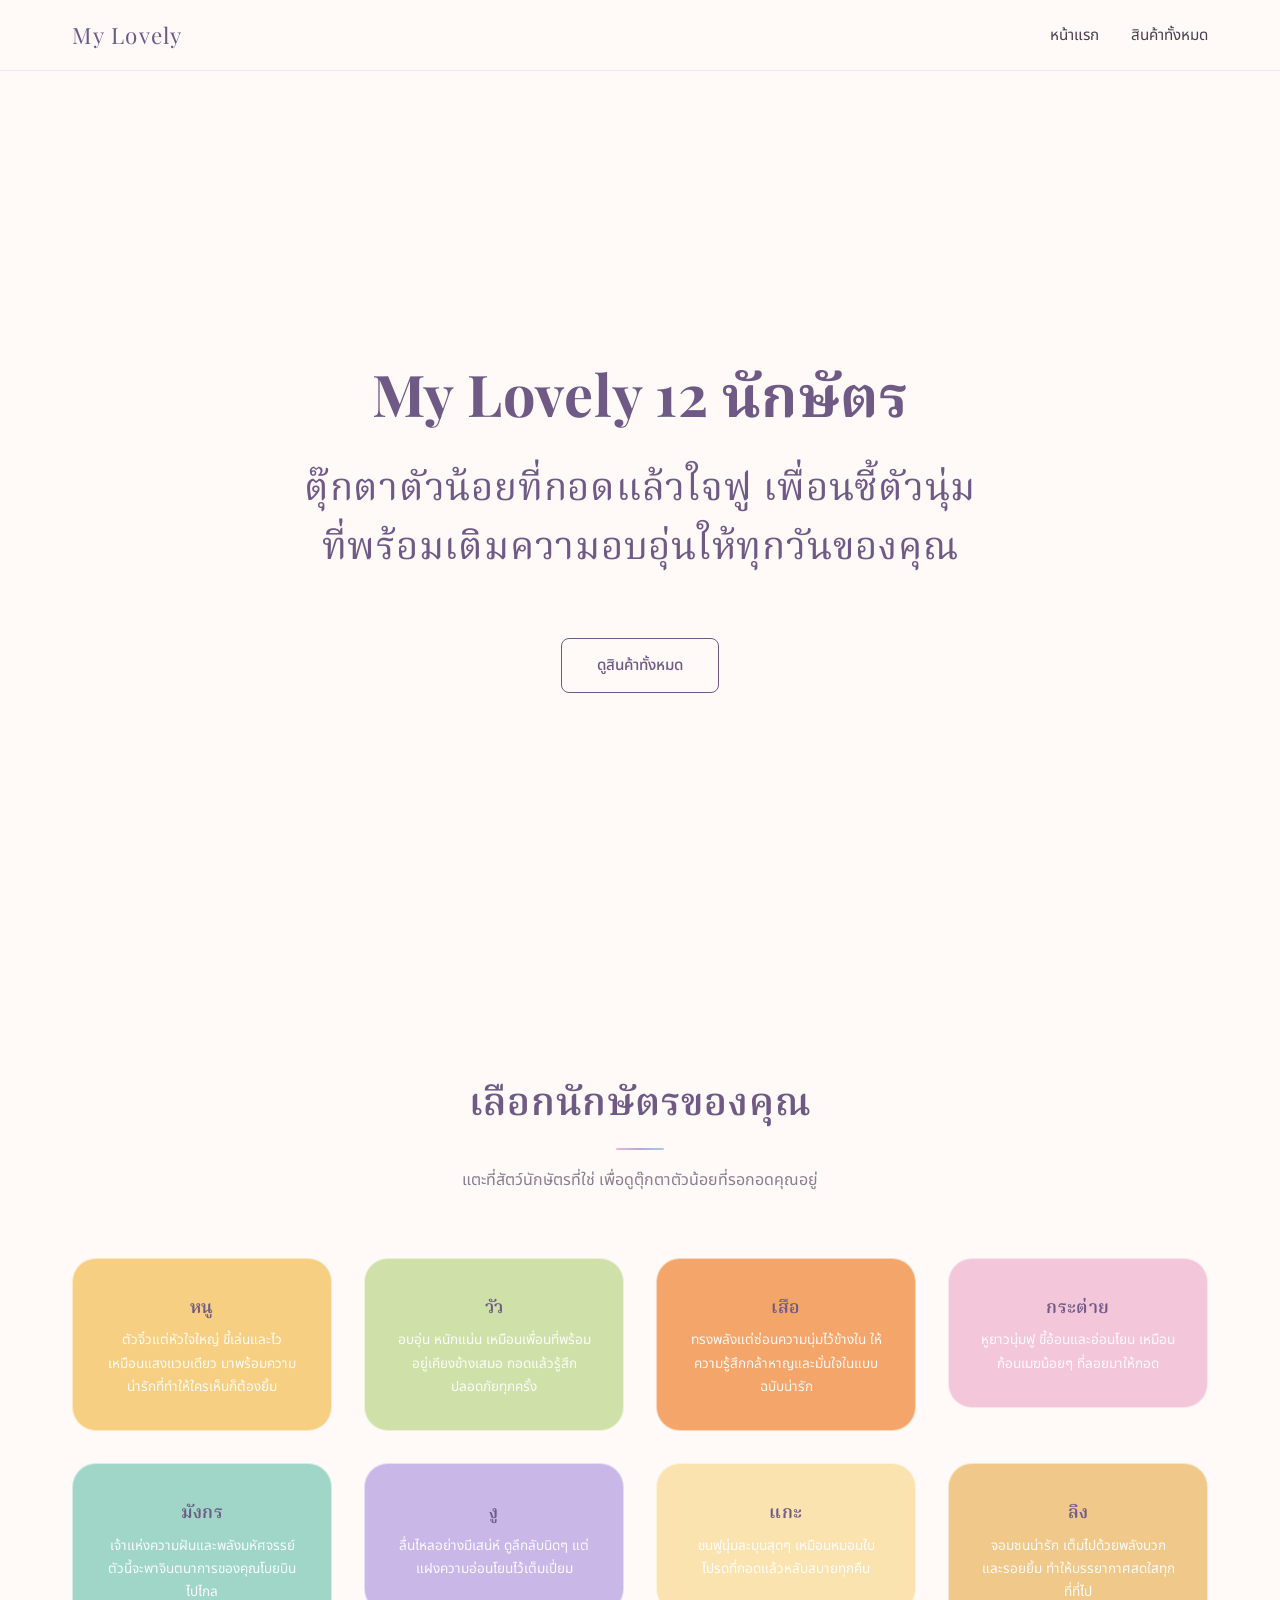
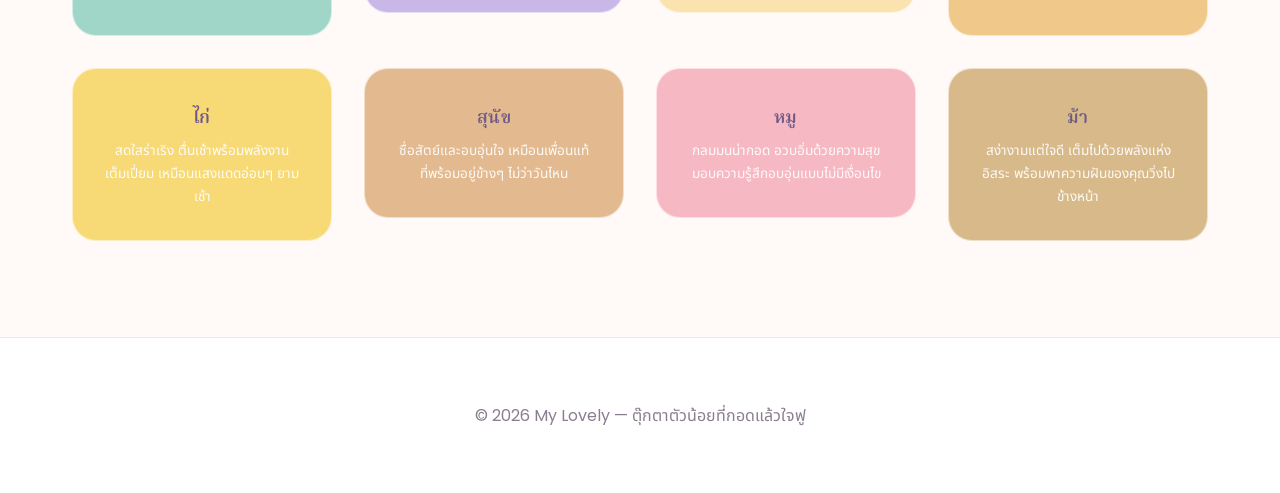
<file: index.html>
<!DOCTYPE html>
<html lang="th">
<head>
  <meta charset="UTF-8">
  <meta name="viewport" content="width=device-width, initial-scale=1.0">
  <title>My Lovely | ตุ๊กตา 12 นักษัตร</title>
  <meta name="description" content="My Lovely 12 นักษัตร ตุ๊กตาตัวน้อยที่กอดแล้วใจฟู เพื่อนซี้ตัวนุ่มที่พร้อมเติมความอบอุ่นให้ทุกวันของคุณ">
  <link rel="preconnect" href="https://fonts.googleapis.com">
  <link rel="preconnect" href="https://fonts.gstatic.com" crossorigin>
  <link href="https://fonts.googleapis.com/css2?family=Playfair+Display:wght@400;500;600;700&family=Noto+Serif+Thai:wght@400;500;600;700&family=Poppins:wght@300;400;500;600&family=Noto+Sans+Thai:wght@300;400;500;600&display=swap" rel="stylesheet">
  <link rel="stylesheet" href="style.css">
</head>
<body>

  <header class="site-header">
    <div class="container">
      <a href="index.html" class="logo">My Lovely</a>
      <nav class="nav-links">
        <a href="index.html">หน้าแรก</a>
        <a href="product.html">สินค้าทั้งหมด</a>
      </nav>
    </div>
  </header>

  <section class="hero">
    <div class="container">
      <div class="hero__content">
        <h1 class="hero__title">
          <strong>My Lovely 12 นักษัตร</strong>
          ตุ๊กตาตัวน้อยที่กอดแล้วใจฟู เพื่อนซี้ตัวนุ่มที่พร้อมเติมความอบอุ่นให้ทุกวันของคุณ
        </h1>
        <div class="hero__actions">
          <a href="product.html" class="btn">ดูสินค้าทั้งหมด</a>
        </div>
      </div>
    </div>
  </section>

  <section id="zodiac">
    <div class="container">
      <h2>เลือกนักษัตรของคุณ</h2>
      <p class="section-subtitle">แตะที่สัตว์นักษัตรที่ใช่ เพื่อดูตุ๊กตาตัวน้อยที่รอกอดคุณอยู่</p>

      <div class="grid grid-4 animal-grid">

        <a href="product.html?Type=Mouse">
          <div class="mood-card mouse">
            <h3 class="mood-card__name">หนู</h3>
            <p>ตัวจิ๋วแต่หัวใจใหญ่ ขี้เล่นและไวเหมือนแสงแวบเดียว มาพร้อมความน่ารักที่ทำให้ใครเห็นก็ต้องยิ้ม</p>
          </div>
        </a>

        <a href="product.html?Type=Cow">
          <div class="mood-card cow">
            <h3 class="mood-card__name">วัว</h3>
            <p>อบอุ่น หนักแน่น เหมือนเพื่อนที่พร้อมอยู่เคียงข้างเสมอ กอดแล้วรู้สึกปลอดภัยทุกครั้ง</p>
          </div>
        </a>

        <a href="product.html?Type=Tiger">
          <div class="mood-card tiger">
            <h3 class="mood-card__name">เสือ</h3>
            <p>ทรงพลังแต่ซ่อนความนุ่มไว้ข้างใน ให้ความรู้สึกกล้าหาญและมั่นใจในแบบฉบับน่ารัก</p>
          </div>
        </a>

        <a href="product.html?Type=Rabbit">
          <div class="mood-card rabbit">
            <h3 class="mood-card__name">กระต่าย</h3>
            <p>หูยาวนุ่มฟู ขี้อ้อนและอ่อนโยน เหมือนก้อนเมฆน้อยๆ ที่ลอยมาให้กอด</p>
          </div>
        </a>

        <a href="product.html?Type=Dragon">
          <div class="mood-card dragon">
            <h3 class="mood-card__name">มังกร</h3>
            <p>เจ้าแห่งความฝันและพลังมหัศจรรย์ ตัวนี้จะพาจินตนาการของคุณโบยบินไปไกล</p>
          </div>
        </a>

        <a href="product.html?Type=Snake">
          <div class="mood-card snake">
            <h3 class="mood-card__name">งู</h3>
            <p>ลื่นไหลอย่างมีเสน่ห์ ดูลึกลับนิดๆ แต่แฝงความอ่อนโยนไว้เต็มเปี่ยม</p>
          </div>
        </a>

        <a href="product.html?Type=Sheep">
          <div class="mood-card sheep">
            <h3 class="mood-card__name">แกะ</h3>
            <p>ขนฟูนุ่มละมุนสุดๆ เหมือนหมอนใบโปรดที่กอดแล้วหลับสบายทุกคืน</p>
          </div>
        </a>

        <a href="product.html?Type=Monkey">
          <div class="mood-card monkey">
            <h3 class="mood-card__name">ลิง</h3>
            <p>จอมซนน่ารัก เต็มไปด้วยพลังบวกและรอยยิ้ม ทำให้บรรยากาศสดใสทุกที่ที่ไป</p>
          </div>
        </a>

        <a href="product.html?Type=Chicken">
          <div class="mood-card chicken">
            <h3 class="mood-card__name">ไก่</h3>
            <p>สดใสร่าเริง ตื่นเช้าพร้อมพลังงานเต็มเปี่ยม เหมือนแสงแดดอ่อนๆ ยามเช้า</p>
          </div>
        </a>

        <a href="product.html?Type=Dog">
          <div class="mood-card dog">
            <h3 class="mood-card__name">สุนัข</h3>
            <p>ซื่อสัตย์และอบอุ่นใจ เหมือนเพื่อนแท้ที่พร้อมอยู่ข้างๆ ไม่ว่าวันไหน</p>
          </div>
        </a>

        <a href="product.html?Type=Pig">
          <div class="mood-card pig">
            <h3 class="mood-card__name">หมู</h3>
            <p>กลมมนน่ากอด อวบอิ่มด้วยความสุข มอบความรู้สึกอบอุ่นแบบไม่มีเงื่อนไข</p>
          </div>
        </a>

        <a href="product.html?Type=Hores">
          <div class="mood-card horse">
            <h3 class="mood-card__name">ม้า</h3>
            <p>สง่างามแต่ใจดี เต็มไปด้วยพลังแห่งอิสระ พร้อมพาความฝันของคุณวิ่งไปข้างหน้า</p>
          </div>
        </a>

      </div>
    </div>
  </section>

  <footer class="site-footer">
    <div class="container">
      <p>&copy; 2026 My Lovely — ตุ๊กตาตัวน้อยที่กอดแล้วใจฟู</p>
    </div>
  </footer>

  <script src="script.js"></script>
</body>
</html>
</file>
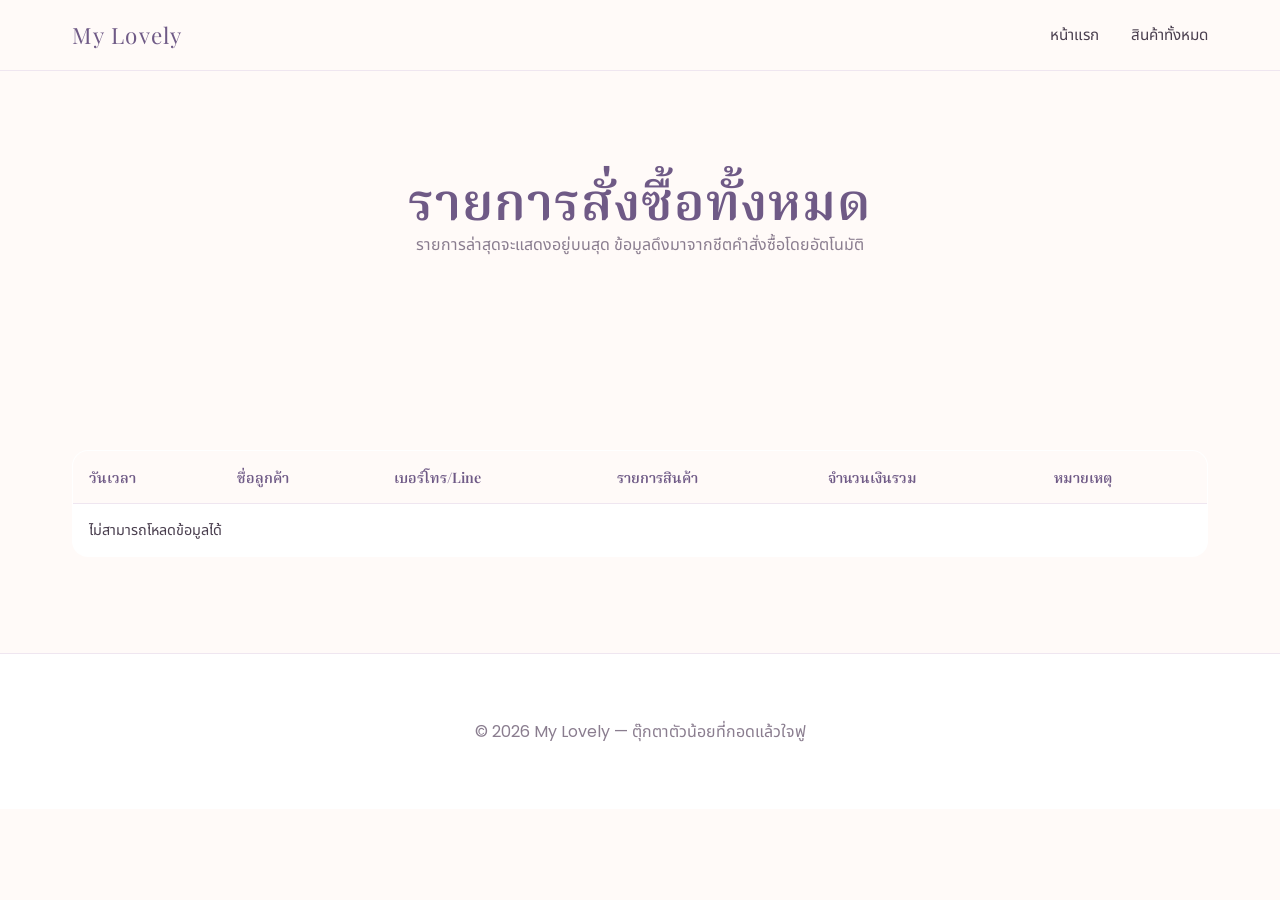
<file: admin.html>
<!DOCTYPE html>
<html lang="th">
<head>
  <meta charset="UTF-8">
  <meta name="viewport" content="width=device-width, initial-scale=1.0">
  <title>รายการสั่งซื้อ (แอดมิน) | My Lovely</title>
  <link rel="preconnect" href="https://fonts.googleapis.com">
  <link rel="preconnect" href="https://fonts.gstatic.com" crossorigin>
  <link href="https://fonts.googleapis.com/css2?family=Playfair+Display:wght@400;500;600;700&family=Noto+Serif+Thai:wght@400;500;600;700&family=Poppins:wght@300;400;500;600&family=Noto+Sans+Thai:wght@300;400;500;600&display=swap" rel="stylesheet">
  <link rel="stylesheet" href="style.css">
</head>
<body>

  <header class="site-header">
    <div class="container">
      <a href="index.html" class="logo">My Lovely</a>
      <nav class="nav-links">
        <a href="index.html">หน้าแรก</a>
        <a href="product.html">สินค้าทั้งหมด</a>
      </nav>
    </div>
  </header>

  <section class="page-heading">
    <div class="container">
      <h1>รายการสั่งซื้อทั้งหมด</h1>
      <p class="section-subtitle">รายการล่าสุดจะแสดงอยู่บนสุด ข้อมูลดึงมาจากชีตคำสั่งซื้อโดยอัตโนมัติ</p>
    </div>
  </section>

  <section>
    <div class="container">
      <div class="admin-table-wrap">
        <table id="ordersTable">
          <thead>
            <tr>
              <th>วันเวลา</th>
              <th>ชื่อลูกค้า</th>
              <th>เบอร์โทร/Line</th>
              <th>รายการสินค้า</th>
              <th>จำนวนเงินรวม</th>
              <th>หมายเหตุ</th>
            </tr>
          </thead>
          <tbody>
          </tbody>
        </table>
      </div>
    </div>
  </section>

  <footer class="site-footer">
    <div class="container">
      <p>&copy; 2026 My Lovely — ตุ๊กตาตัวน้อยที่กอดแล้วใจฟู</p>
    </div>
  </footer>

  <script src="script.js"></script>
</body>
</html>
</file>
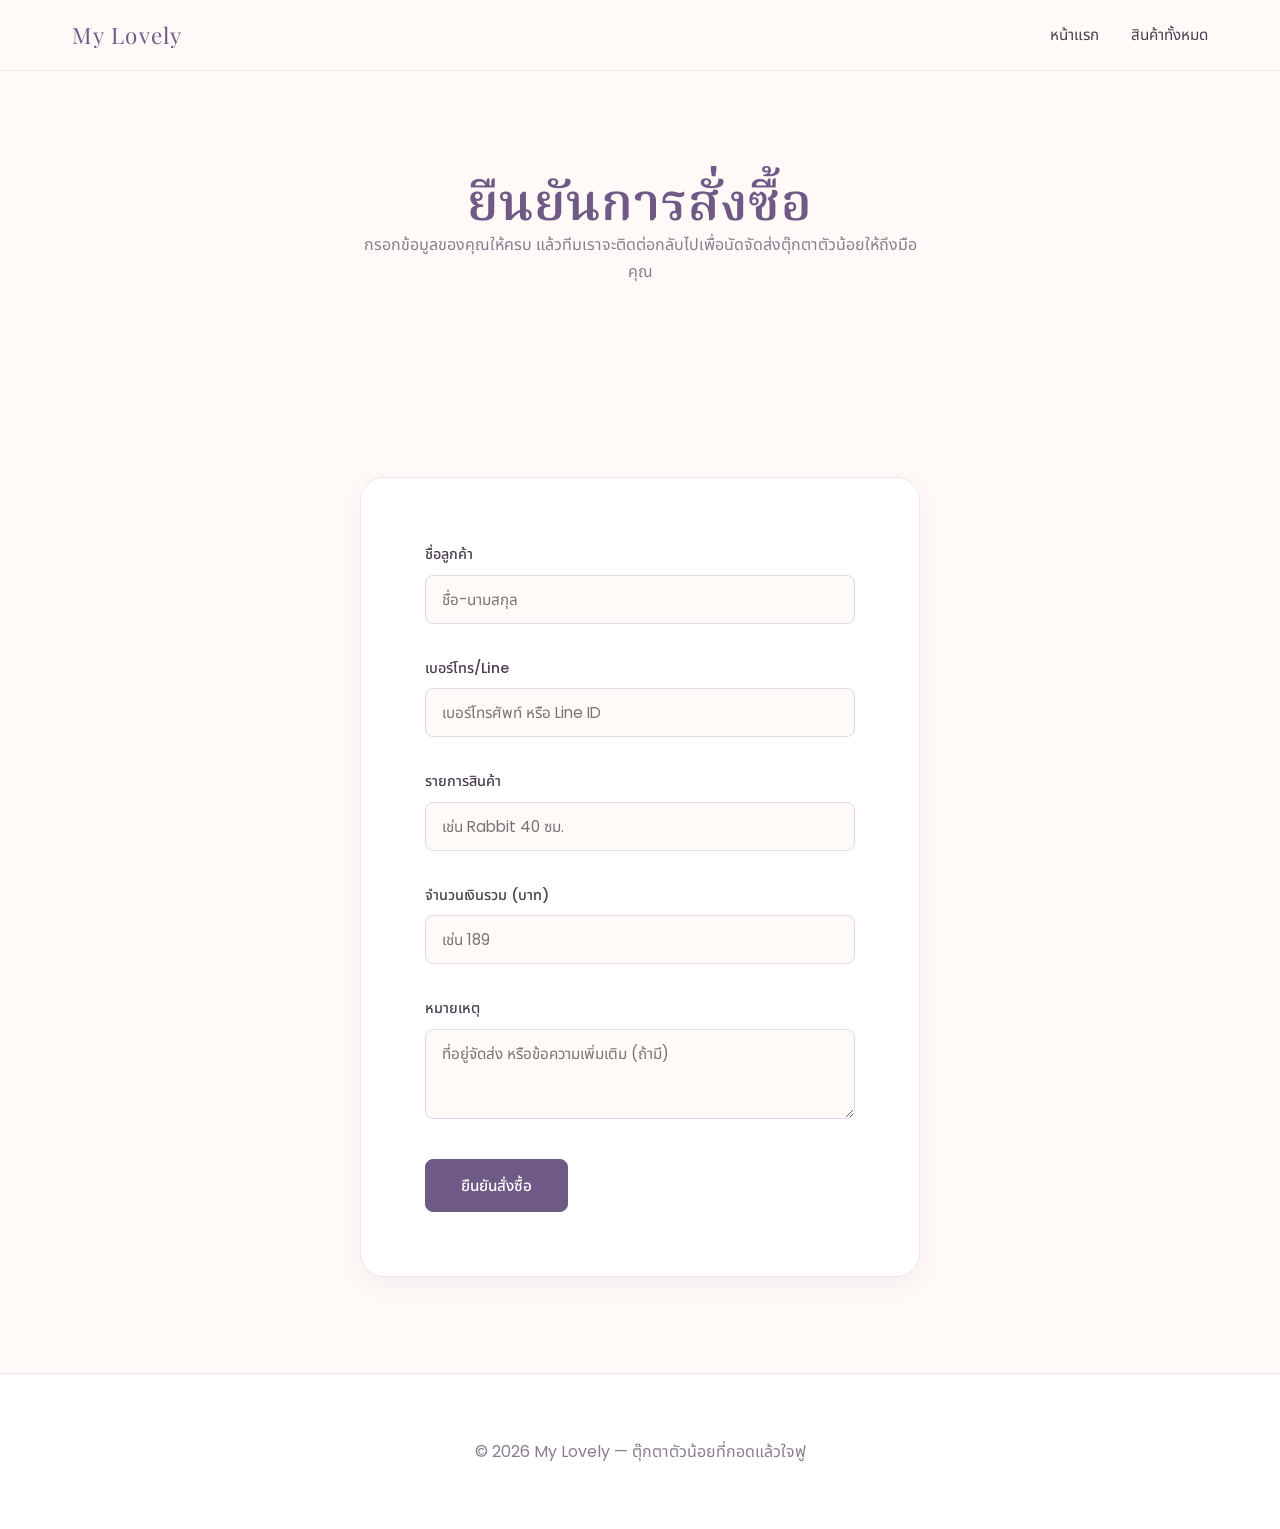
<file: order.html>
<!DOCTYPE html>
<html lang="th">
<head>
  <meta charset="UTF-8">
  <meta name="viewport" content="width=device-width, initial-scale=1.0">
  <title>ยืนยันการสั่งซื้อ | My Lovely</title>
  <link rel="preconnect" href="https://fonts.googleapis.com">
  <link rel="preconnect" href="https://fonts.gstatic.com" crossorigin>
  <link href="https://fonts.googleapis.com/css2?family=Playfair+Display:wght@400;500;600;700&family=Noto+Serif+Thai:wght@400;500;600;700&family=Poppins:wght@300;400;500;600&family=Noto+Sans+Thai:wght@300;400;500;600&display=swap" rel="stylesheet">
  <link rel="stylesheet" href="style.css">
</head>
<body>

  <header class="site-header">
    <div class="container">
      <a href="index.html" class="logo">My Lovely</a>
      <nav class="nav-links">
        <a href="index.html">หน้าแรก</a>
        <a href="product.html">สินค้าทั้งหมด</a>
      </nav>
    </div>
  </header>

  <section class="page-heading">
    <div class="container">
      <h1>ยืนยันการสั่งซื้อ</h1>
      <p class="section-subtitle">กรอกข้อมูลของคุณให้ครบ แล้วทีมเราจะติดต่อกลับไปเพื่อนัดจัดส่งตุ๊กตาตัวน้อยให้ถึงมือคุณ</p>
    </div>
  </section>

  <section>
    <div class="container">
      <form id="orderForm" class="form-card">

        <div class="form-group">
          <label for="customerName">ชื่อลูกค้า</label>
          <input type="text" id="customerName" name="customerName" placeholder="ชื่อ-นามสกุล" required>
        </div>

        <div class="form-group">
          <label for="contact">เบอร์โทร/Line</label>
          <input type="text" id="contact" name="contact" placeholder="เบอร์โทรศัพท์ หรือ Line ID" required>
        </div>

        <div class="form-group">
          <label for="items">รายการสินค้า</label>
          <input type="text" id="items" name="items" placeholder="เช่น Rabbit 40 ซม." required>
        </div>

        <div class="form-group">
          <label for="total">จำนวนเงินรวม (บาท)</label>
          <input type="text" id="total" name="total" placeholder="เช่น 189" required>
        </div>

        <div class="form-group">
          <label for="note">หมายเหตุ</label>
          <textarea id="note" name="note" placeholder="ที่อยู่จัดส่ง หรือข้อความเพิ่มเติม (ถ้ามี)"></textarea>
        </div>

        <div class="form-submit">
          <button type="submit" class="btn btn-primary">ยืนยันสั่งซื้อ</button>
        </div>

      </form>
    </div>
  </section>

  <footer class="site-footer">
    <div class="container">
      <p>&copy; 2026 My Lovely — ตุ๊กตาตัวน้อยที่กอดแล้วใจฟู</p>
    </div>
  </footer>

  <script src="script.js"></script>
</body>
</html>
</file>
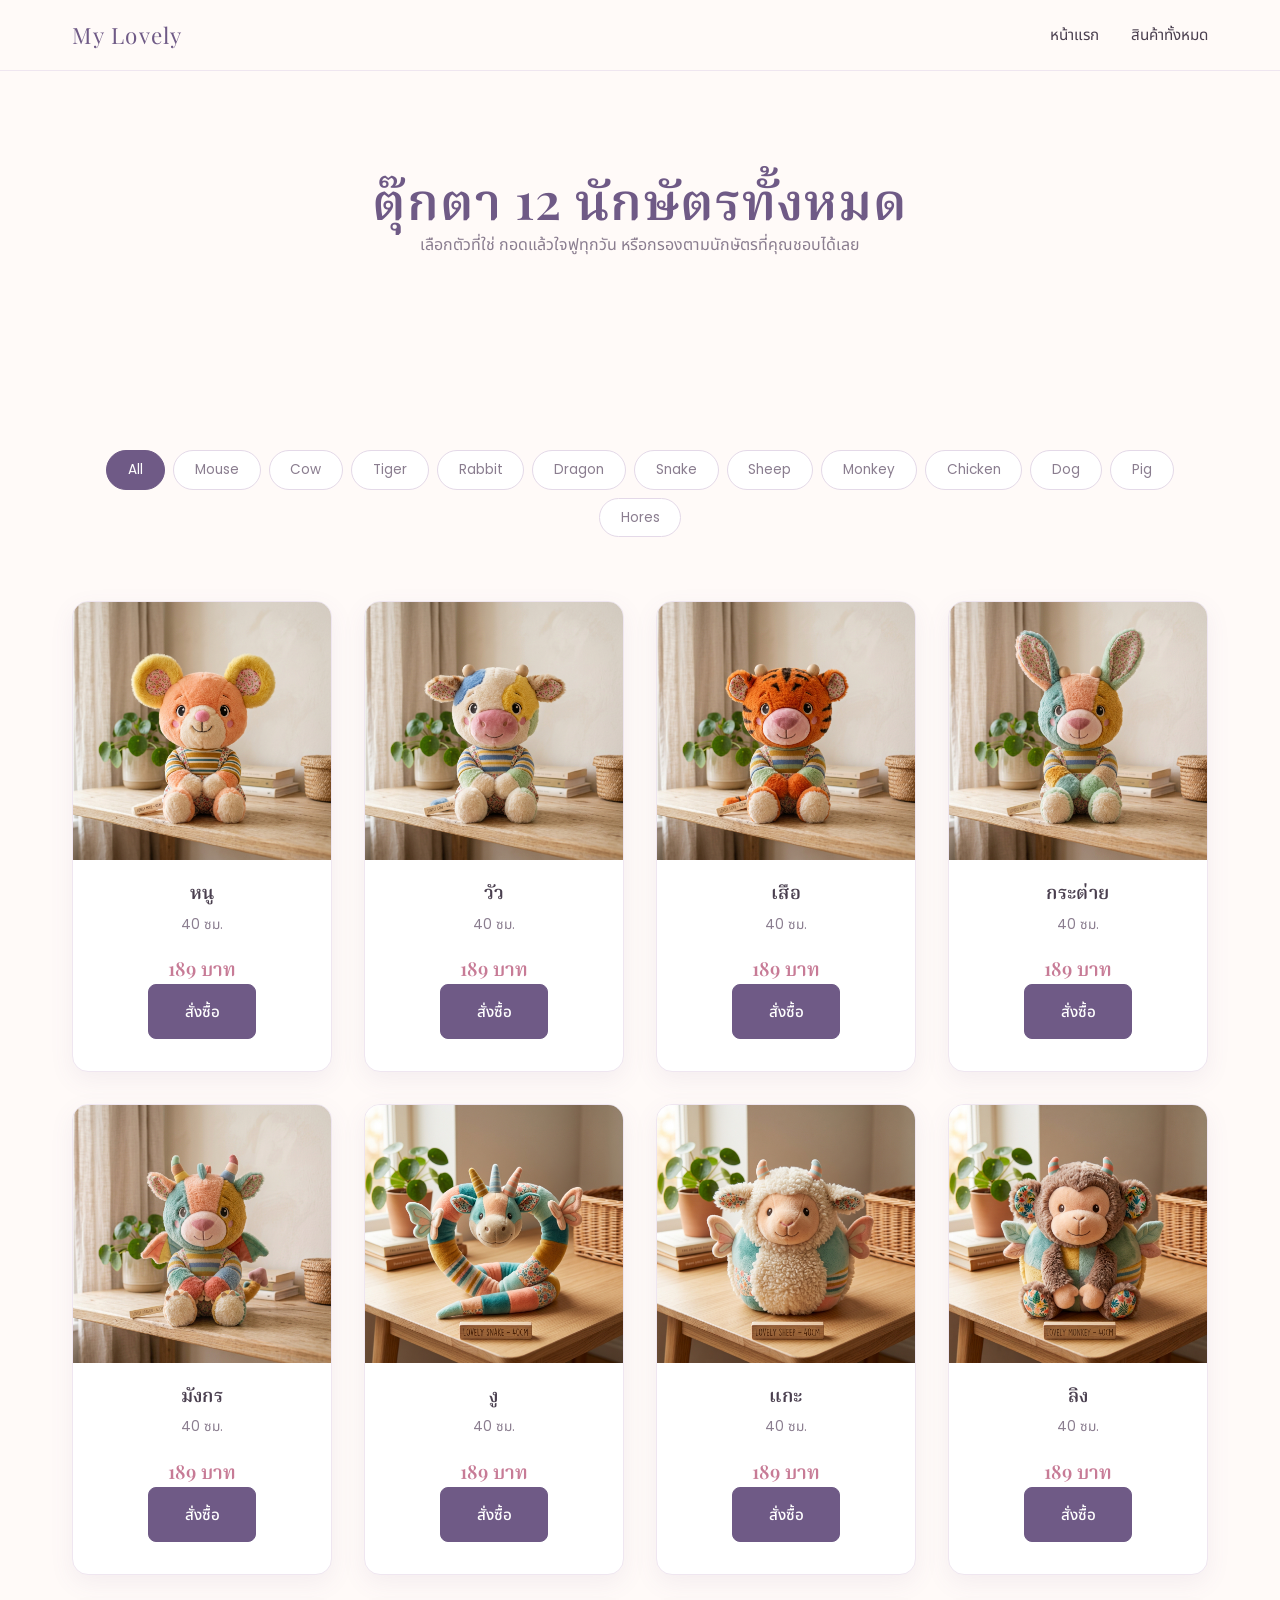
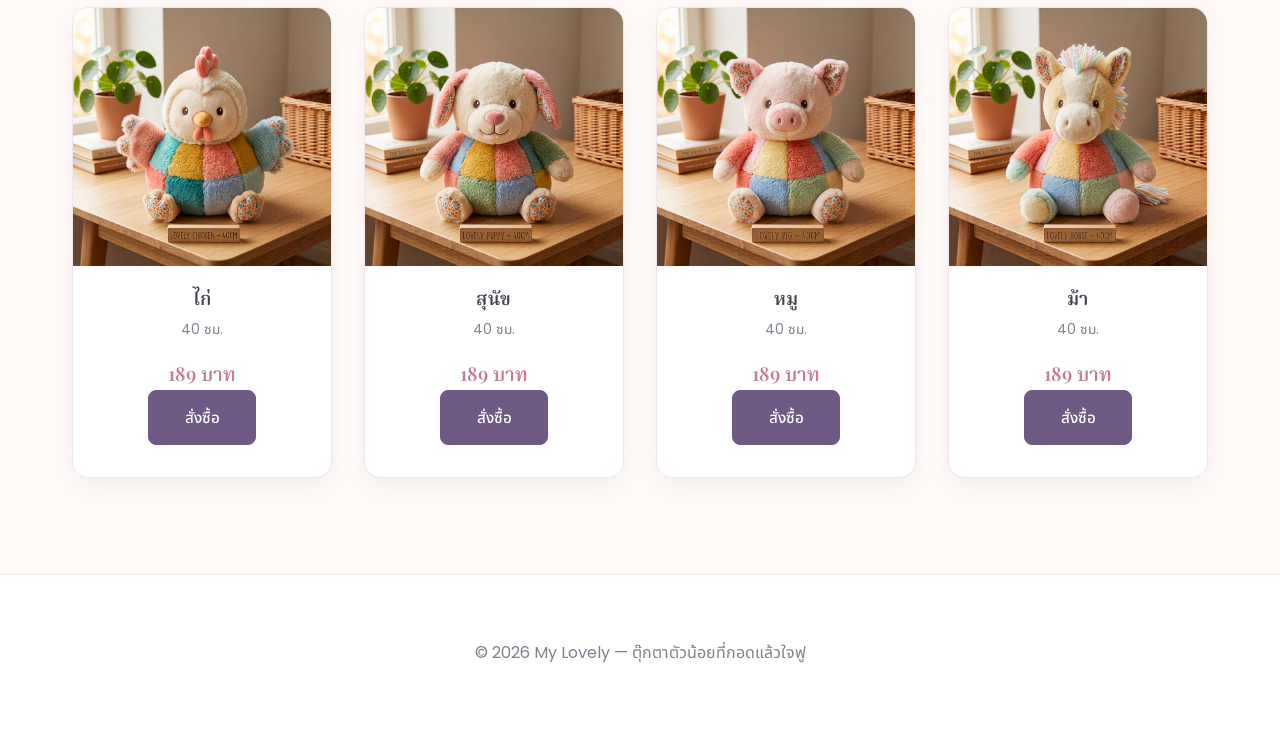
<file: product.html>
<!DOCTYPE html>
<html lang="th">
<head>
  <meta charset="UTF-8">
  <meta name="viewport" content="width=device-width, initial-scale=1.0">
  <title>สินค้าทั้งหมด | My Lovely</title>
  <meta name="description" content="ตุ๊กตาสัตว์ 12 นักษัตร My Lovely เลือกกอดตัวที่ใช่ กรองตามนักษัตรที่คุณชอบได้เลย">
  <link rel="preconnect" href="https://fonts.googleapis.com">
  <link rel="preconnect" href="https://fonts.gstatic.com" crossorigin>
  <link href="https://fonts.googleapis.com/css2?family=Playfair+Display:wght@400;500;600;700&family=Noto+Serif+Thai:wght@400;500;600;700&family=Poppins:wght@300;400;500;600&family=Noto+Sans+Thai:wght@300;400;500;600&display=swap" rel="stylesheet">
  <link rel="stylesheet" href="style.css">
</head>
<body>

  <header class="site-header">
    <div class="container">
      <a href="index.html" class="logo">My Lovely</a>
      <nav class="nav-links">
        <a href="index.html">หน้าแรก</a>
        <a href="product.html">สินค้าทั้งหมด</a>
      </nav>
    </div>
  </header>

  <section class="page-heading">
    <div class="container">
      <h1>ตุ๊กตา 12 นักษัตรทั้งหมด</h1>
      <p class="section-subtitle">เลือกตัวที่ใช่ กอดแล้วใจฟูทุกวัน หรือกรองตามนักษัตรที่คุณชอบได้เลย</p>
    </div>
  </section>

  <section>
    <div class="container">
      <div id="filter-bar"></div>
      <div id="product-list"></div>
    </div>
  </section>

  <footer class="site-footer">
    <div class="container">
      <p>&copy; 2026 My Lovely — ตุ๊กตาตัวน้อยที่กอดแล้วใจฟู</p>
    </div>
  </footer>

  <script src="script.js"></script>
</body>
</html>
</file>
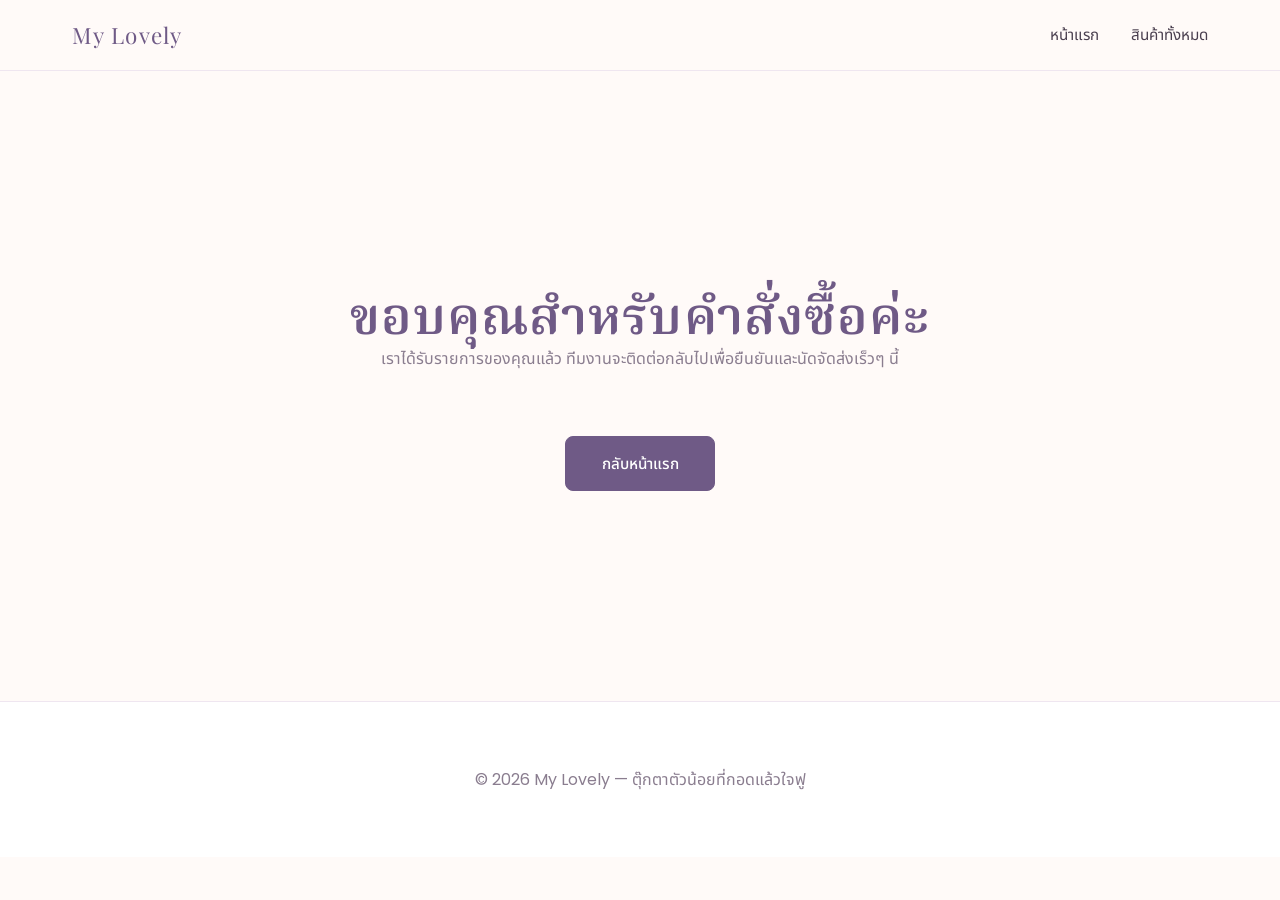
<file: thankyou.html>
<!DOCTYPE html>
<html lang="th">
<head>
  <meta charset="UTF-8">
  <meta name="viewport" content="width=device-width, initial-scale=1.0">
  <title>ขอบคุณสำหรับการสั่งซื้อ | My Lovely</title>
  <link rel="preconnect" href="https://fonts.googleapis.com">
  <link rel="preconnect" href="https://fonts.gstatic.com" crossorigin>
  <link href="https://fonts.googleapis.com/css2?family=Playfair+Display:wght@400;500;600;700&family=Noto+Serif+Thai:wght@400;500;600;700&family=Poppins:wght@300;400;500;600&family=Noto+Sans+Thai:wght@300;400;500;600&display=swap" rel="stylesheet">
  <link rel="stylesheet" href="style.css">
</head>
<body>

  <header class="site-header">
    <div class="container">
      <a href="index.html" class="logo">My Lovely</a>
      <nav class="nav-links">
        <a href="index.html">หน้าแรก</a>
        <a href="product.html">สินค้าทั้งหมด</a>
      </nav>
    </div>
  </header>

  <section class="thankyou">
    <div class="container">
      <div class="hero__content">
        <h1>ขอบคุณสำหรับคำสั่งซื้อค่ะ</h1>
        <p class="section-subtitle">เราได้รับรายการของคุณแล้ว ทีมงานจะติดต่อกลับไปเพื่อยืนยันและนัดจัดส่งเร็วๆ นี้</p>
        <div class="thankyou__actions">
          <a href="index.html" class="btn btn-primary">กลับหน้าแรก</a>
        </div>
      </div>
    </div>
  </section>

  <footer class="site-footer">
    <div class="container">
      <p>&copy; 2026 My Lovely — ตุ๊กตาตัวน้อยที่กอดแล้วใจฟู</p>
    </div>
  </footer>

  <script src="script.js"></script>
</body>
</html>
</file>
<file: style.css>
/* =========================================================
   My Lovely — Global Theme
   มินิมอล อบอุ่น สดใสน่ารัก แนวพรีเมียม
   โทนหลัก: ม่วง / ชมพู / ฟ้าพาสเทล
   ========================================================= */

:root {
  /* --- โทนสีหลัก (ใช้กับพื้นหลัง เส้นขอบ ปุ่ม) --- */
  --color-bg: #fffaf8;
  --color-surface: #ffffff;
  --color-text: #4a3f4f;
  --color-text-soft: #8a7d8f;

  --color-purple: #b9a6d9;
  --color-purple-deep: #6f5a86;
  --color-pink: #f3b8c8;
  --color-pink-deep: #c77b96;
  --color-blue: #a9cbe8;
  --color-blue-deep: #5f83a3;

  --color-border: #e4d9e8;
  --color-border-soft: #efe6f0;

  /* --- สีของแต่ละราศี/มู้ด (ใช้แต้มพื้นหลังการ์ดแบบเต็มสด) --- */
  --mood-mouse:   #f6cf82;
  --mood-cow:     #cfe0a8;
  --mood-tiger:   #f3a56a;
  --mood-rabbit:  #f4c6da;
  --mood-dragon:  #9fd6c8;
  --mood-snake:   #c9b7e8;
  --mood-sheep:   #fbe3b0;
  --mood-monkey:  #f0c98a;
  --mood-chicken: #f7d976;
  --mood-dog:     #e3b98f;
  --mood-pig:     #f6b8c2;
  --mood-horse:   #d8b98a;

  /* --- ตัวอักษร --- */
  --font-heading: "Playfair Display", "Noto Serif Thai", serif;
  --font-body: "Poppins", "Noto Sans Thai", sans-serif;

  /* --- ระยะห่าง --- */
  --space-xs: 0.5rem;
  --space-sm: 1rem;
  --space-md: 2rem;
  --space-lg: 4rem;
  --space-xl: 6rem;

  /* --- อื่นๆ --- */
  --radius-sm: 8px;
  --radius-md: 16px;
  --radius-lg: 24px;
  --shadow-soft: 0 8px 24px rgba(111, 90, 134, 0.08);
  --transition-base: all 0.25s ease;
}

/* ========================= Reset ========================= */
* {
  margin: 0;
  padding: 0;
  box-sizing: border-box;
}

html {
  scroll-behavior: smooth;
}

body {
  font-family: var(--font-body);
  background-color: var(--color-bg);
  color: var(--color-text);
  line-height: 1.7;
  font-weight: 400;
  -webkit-font-smoothing: antialiased;
}

img {
  max-width: 100%;
  display: block;
}

a {
  text-decoration: none;
  color: inherit;
}

ul, ol {
  list-style: none;
}

button {
  font-family: inherit;
  cursor: pointer;
  background: none;
  border: none;
}

/* ========================= Layout ========================= */
.container {
  width: 100%;
  max-width: 1200px;
  margin: 0 auto;
  padding: 0 var(--space-md);
}

section {
  padding: var(--space-xl) 0;
}

/* ========================= Typography ========================= */
h1, h2, h3, h4 {
  font-family: var(--font-heading);
  font-weight: 600;
  color: var(--color-purple-deep);
  letter-spacing: 0.02em;
}

h1 {
  font-size: clamp(2.2rem, 4vw, 3.4rem);
  line-height: 1.25;
}

h2 {
  font-size: clamp(1.8rem, 3vw, 2.4rem);
  text-align: center;
  margin-bottom: var(--space-sm);
}

h2::after {
  content: "";
  display: block;
  width: 48px;
  height: 2px;
  margin: var(--space-sm) auto 0;
  background: linear-gradient(90deg, var(--color-pink), var(--color-purple), var(--color-blue));
  border-radius: 2px;
}

p {
  color: var(--color-text-soft);
  font-size: 1rem;
}

.section-subtitle {
  text-align: center;
  max-width: 560px;
  margin: 0 auto var(--space-lg);
}

/* ========================= Buttons ========================= */
.btn {
  display: inline-block;
  padding: 0.85rem 2.2rem;
  border: 1px solid var(--color-purple-deep);
  border-radius: var(--radius-sm);
  font-family: var(--font-body);
  font-size: 0.95rem;
  font-weight: 500;
  color: var(--color-purple-deep);
  background: transparent;
  transition: var(--transition-base);
}

.btn:hover {
  background: var(--color-purple-deep);
  color: #fff;
  transform: translateY(-2px);
}

.btn-primary {
  background: var(--color-purple-deep);
  color: #fff;
}

.btn-primary:hover {
  background: var(--color-purple);
  border-color: var(--color-purple);
}

/* ========================= Card (สินค้า) ========================= */
.product-card {
  background: var(--color-surface);
  border: 1px solid var(--color-border-soft);
  border-radius: var(--radius-md);
  overflow: hidden;
  transition: var(--transition-base);
  box-shadow: var(--shadow-soft);
}

.product-card:hover {
  transform: translateY(-6px);
  box-shadow: 0 16px 32px rgba(111, 90, 134, 0.14);
}

.product-card__image {
  width: 100%;
  aspect-ratio: 1 / 1;
  overflow: hidden;
}

.product-card__image img {
  width: 100%;
  height: 100%;
  object-fit: cover;
  transition: var(--transition-base);
}

.product-card:hover .product-card__image img {
  transform: scale(1.05);
}

.product-card__body {
  padding: var(--space-sm) var(--space-sm) var(--space-md);
  text-align: center;
}

.product-card__name {
  font-family: var(--font-heading);
  font-size: 1.15rem;
  color: var(--color-text);
  margin-bottom: 0.3rem;
}

.product-card__desc {
  font-size: 0.85rem;
  margin-bottom: var(--space-sm);
}

.product-card__price {
  font-family: var(--font-heading);
  font-size: 1.2rem;
  color: var(--color-pink-deep);
  font-weight: 600;
}

/* --- แต้มสี mood เล็กๆ ใต้ชื่อสินค้า --- */
.product-card__badge {
  display: inline-block;
  width: 10px;
  height: 10px;
  border-radius: 50%;
  margin-bottom: var(--space-xs);
}

.badge-mouse   { background-color: var(--mood-mouse); }
.badge-cow     { background-color: var(--mood-cow); }
.badge-tiger   { background-color: var(--mood-tiger); }
.badge-rabbit  { background-color: var(--mood-rabbit); }
.badge-dragon  { background-color: var(--mood-dragon); }
.badge-snake   { background-color: var(--mood-snake); }
.badge-sheep   { background-color: var(--mood-sheep); }
.badge-monkey  { background-color: var(--mood-monkey); }
.badge-chicken { background-color: var(--mood-chicken); }
.badge-dog     { background-color: var(--mood-dog); }
.badge-pig     { background-color: var(--mood-pig); }
.badge-horse   { background-color: var(--mood-horse); }

/* --- การ์ดพื้นหลังเต็มแบบสดใส (เช่น หน้าหมวดราศี) --- */
.mood-card {
  border-radius: var(--radius-lg);
  padding: var(--space-md);
  color: #fff;
  text-align: center;
  transition: var(--transition-base);
}

.mood-card.mouse   { background-color: var(--mood-mouse); }
.mood-card.cow     { background-color: var(--mood-cow); }
.mood-card.tiger   { background-color: var(--mood-tiger); }
.mood-card.rabbit  { background-color: var(--mood-rabbit); }
.mood-card.dragon  { background-color: var(--mood-dragon); }
.mood-card.snake   { background-color: var(--mood-snake); }
.mood-card.sheep   { background-color: var(--mood-sheep); }
.mood-card.monkey  { background-color: var(--mood-monkey); }
.mood-card.chicken { background-color: var(--mood-chicken); }
.mood-card.dog     { background-color: var(--mood-dog); }
.mood-card.pig     { background-color: var(--mood-pig); }
.mood-card.horse   { background-color: var(--mood-horse); }

/* ========================= Grid ========================= */
.grid {
  display: grid;
  gap: var(--space-md);
}

.grid-4 {
  grid-template-columns: repeat(4, 1fr);
}

.grid-3 {
  grid-template-columns: repeat(3, 1fr);
}

/* ========================= Header / Nav ========================= */
.site-header {
  position: sticky;
  top: 0;
  z-index: 100;
  background: rgba(255, 250, 248, 0.9);
  backdrop-filter: blur(8px);
  border-bottom: 1px solid var(--color-border-soft);
}

.site-header .container {
  display: flex;
  align-items: center;
  justify-content: space-between;
  padding-top: var(--space-sm);
  padding-bottom: var(--space-sm);
}

.logo {
  font-family: var(--font-heading);
  font-size: 1.4rem;
  color: var(--color-purple-deep);
  letter-spacing: 0.05em;
}

.nav-links {
  display: flex;
  gap: var(--space-md);
  font-size: 0.95rem;
}

.nav-links a {
  transition: var(--transition-base);
}

.nav-links a:hover {
  color: var(--color-pink-deep);
}

/* ========================= Footer ========================= */
.site-footer {
  background: var(--color-surface);
  border-top: 1px solid var(--color-border-soft);
  padding: var(--space-lg) 0;
  text-align: center;
  font-size: 0.85rem;
  color: var(--color-text-soft);
}

/* ========================= Hero (index.html) ========================= */
.hero {
  min-height: 100vh;
  display: flex;
  align-items: center;
  justify-content: center;
  text-align: center;
}

.hero__content {
  max-width: 680px;
  margin: 0 auto;
}

.hero__title {
  font-family: var(--font-heading);
  font-size: clamp(1.7rem, 3.4vw, 2.4rem);
  font-weight: 400;
  line-height: 1.55;
  color: var(--color-purple-deep);
}

.hero__title strong {
  display: block;
  font-size: 1.5em;
  font-weight: 700;
  margin-bottom: var(--space-sm);
}

.hero__actions {
  margin-top: var(--space-lg);
}

/* ========================= Animal type section (index.html) ========================= */
.animal-grid a {
  display: block;
}

.mood-card {
  border: 1px solid rgba(255, 255, 255, 0.55);
}

.mood-card:hover {
  transform: translateY(-4px);
  box-shadow: var(--shadow-soft);
}

.mood-card__name {
  font-family: var(--font-heading);
  font-size: 1.1rem;
  font-weight: 600;
  margin-bottom: var(--space-xs);
}

.mood-card p {
  color: rgba(255, 255, 255, 0.92);
  font-size: 0.85rem;
}

/* ========================= Page heading (product.html) ========================= */
.page-heading {
  text-align: center;
  padding-bottom: var(--space-md);
}

/* ========================= Filter bar (product.html) ========================= */
#filter-bar {
  display: flex;
  flex-wrap: wrap;
  justify-content: center;
  gap: var(--space-xs);
  margin-bottom: var(--space-lg);
}

.filter-btn {
  padding: 0.55rem 1.3rem;
  border: 1px solid var(--color-border);
  border-radius: 999px;
  font-size: 0.85rem;
  color: var(--color-text-soft);
  background: var(--color-surface);
  transition: var(--transition-base);
}

.filter-btn:hover {
  border-color: var(--color-purple);
  color: var(--color-purple-deep);
}

.filter-btn.active {
  background: var(--color-purple-deep);
  border-color: var(--color-purple-deep);
  color: #fff;
}

#product-list {
  display: grid;
  grid-template-columns: repeat(4, 1fr);
  gap: var(--space-md);
}

#product-list p {
  grid-column: 1 / -1;
  text-align: center;
}

/* ========================= Forms (order.html) ========================= */
.form-card {
  max-width: 560px;
  margin: 0 auto;
  background: var(--color-surface);
  border: 1px solid var(--color-border-soft);
  border-radius: var(--radius-lg);
  padding: var(--space-lg);
  box-shadow: var(--shadow-soft);
}

.form-group {
  margin-bottom: var(--space-md);
}

.form-group label {
  display: block;
  margin-bottom: var(--space-xs);
  font-size: 0.9rem;
  color: var(--color-text);
  font-weight: 500;
}

.form-group input,
.form-group textarea {
  width: 100%;
  padding: 0.75rem 1rem;
  border: 1px solid var(--color-border);
  border-radius: var(--radius-sm);
  font-family: var(--font-body);
  font-size: 0.95rem;
  color: var(--color-text);
  background: var(--color-bg);
  transition: var(--transition-base);
}

.form-group textarea {
  resize: vertical;
  min-height: 90px;
}

.form-group input:focus,
.form-group textarea:focus {
  outline: none;
  border-color: var(--color-purple);
  box-shadow: 0 0 0 3px rgba(185, 166, 217, 0.2);
}

.form-submit {
  width: 100%;
  margin-top: var(--space-sm);
}

/* ========================= Thank you page ========================= */
.thankyou {
  min-height: 70vh;
  display: flex;
  align-items: center;
  justify-content: center;
  text-align: center;
}

.thankyou__actions {
  margin-top: var(--space-md);
}

/* ========================= Admin table ========================= */
.admin-table-wrap {
  overflow-x: auto;
}

#ordersTable {
  width: 100%;
  border-collapse: collapse;
  background: var(--color-surface);
  border: 1px solid var(--color-border-soft);
  border-radius: var(--radius-md);
  overflow: hidden;
}

#ordersTable th,
#ordersTable td {
  padding: 0.85rem 1rem;
  text-align: left;
  font-size: 0.9rem;
  border-bottom: 1px solid var(--color-border-soft);
  white-space: nowrap;
}

#ordersTable th {
  font-family: var(--font-heading);
  color: var(--color-purple-deep);
  background: var(--color-bg);
  font-weight: 600;
}

#ordersTable tbody tr:hover {
  background: var(--color-bg);
}

/* ========================= Responsive ========================= */
@media (max-width: 992px) {
  .grid-4,
  #product-list {
    grid-template-columns: repeat(3, 1fr);
  }
}

@media (max-width: 768px) {
  .grid-4,
  .grid-3,
  #product-list {
    grid-template-columns: repeat(2, 1fr);
  }

  .nav-links {
    display: none;
  }

  section {
    padding: var(--space-lg) 0;
  }

  .form-card {
    padding: var(--space-md);
  }
}

@media (max-width: 480px) {
  .grid-4,
  .grid-3,
  #product-list {
    grid-template-columns: 1fr 1fr;
    gap: var(--space-sm);
  }

  .container {
    padding: 0 var(--space-sm);
  }

  h1 {
    font-size: 2rem;
  }
}
</file>
